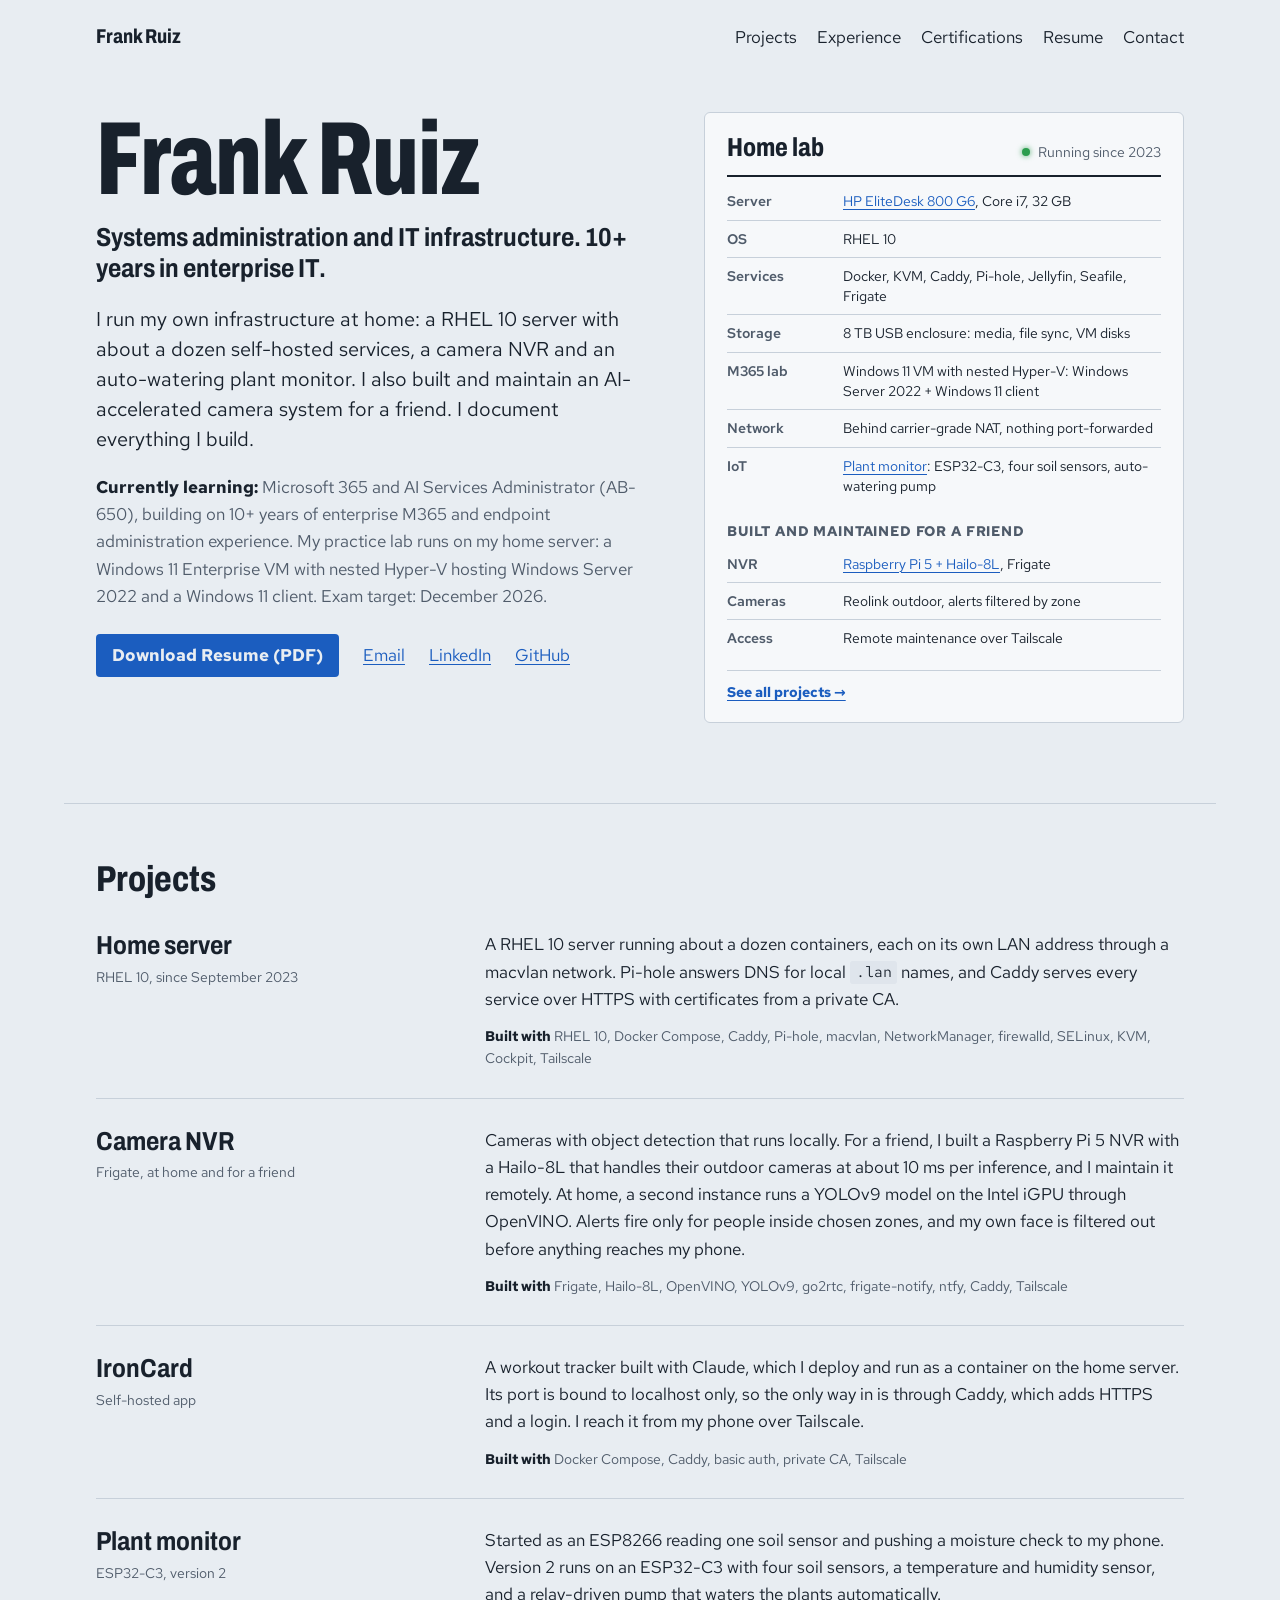
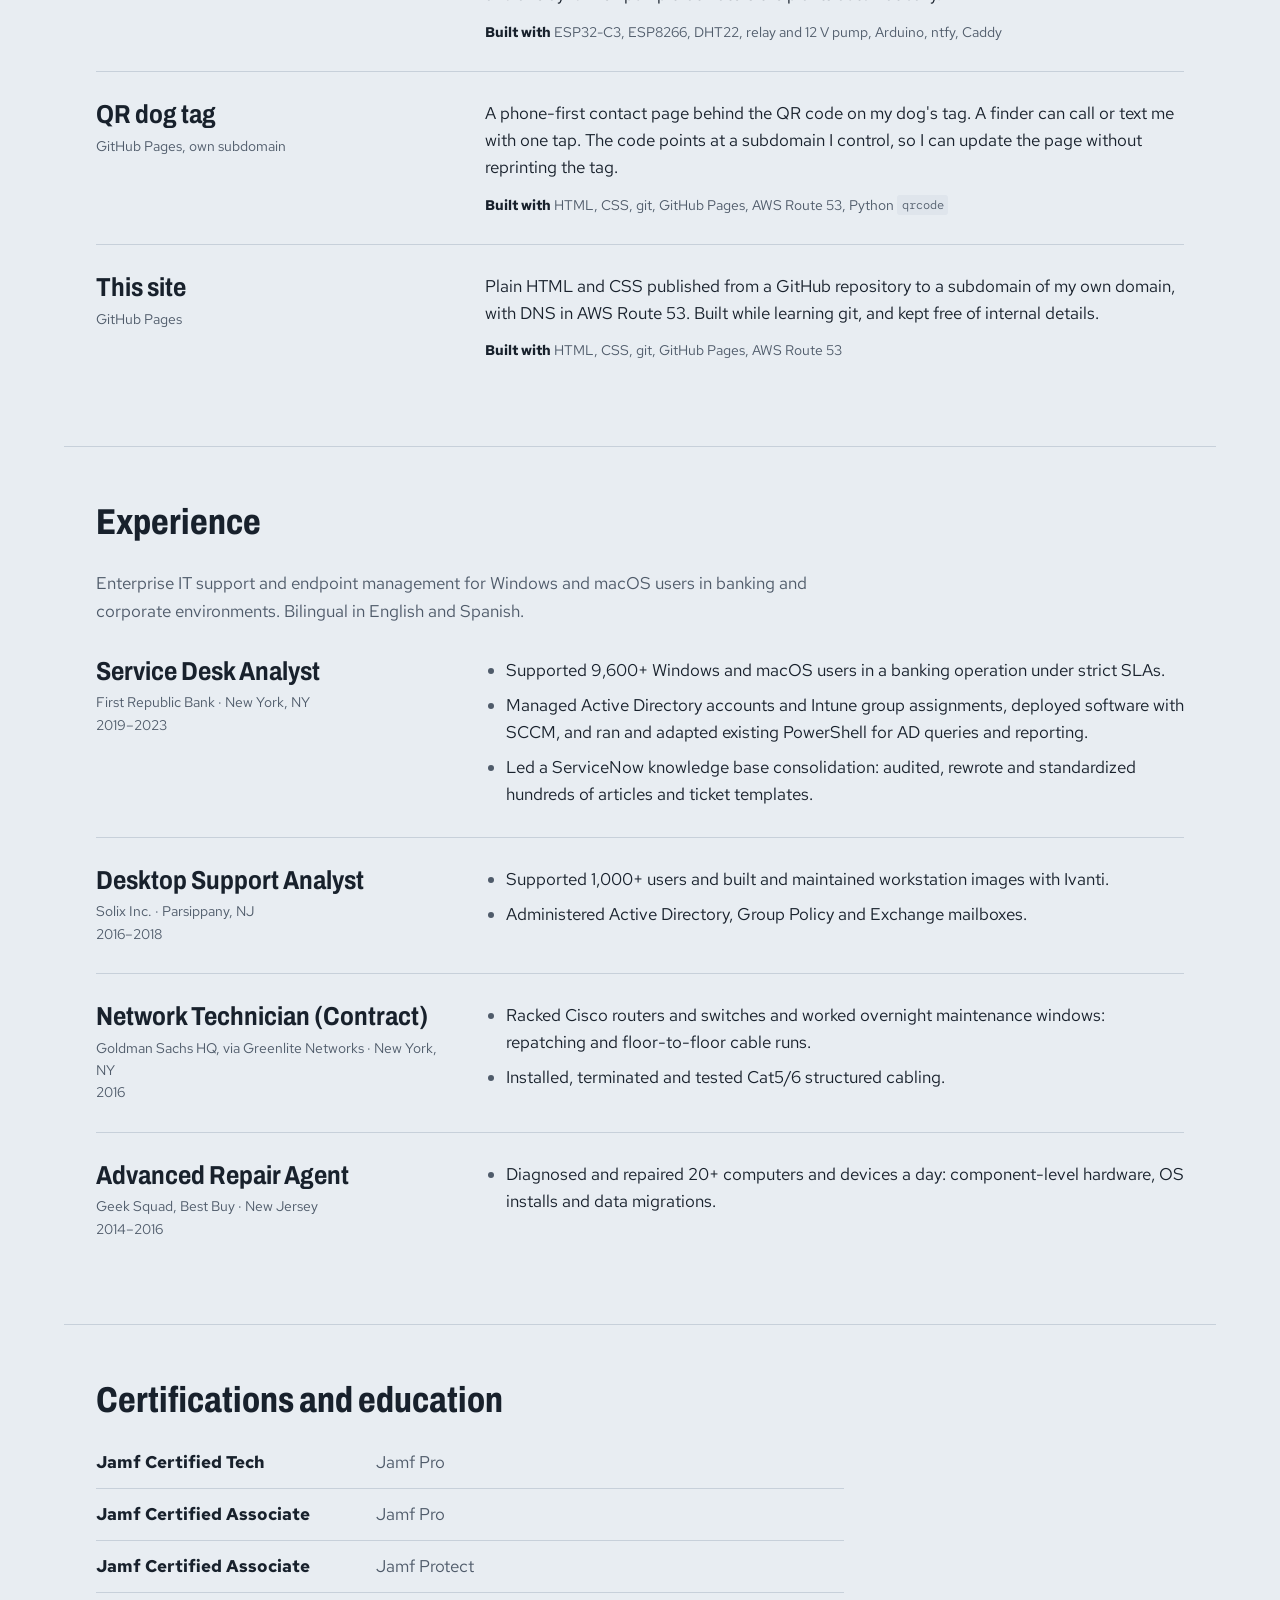
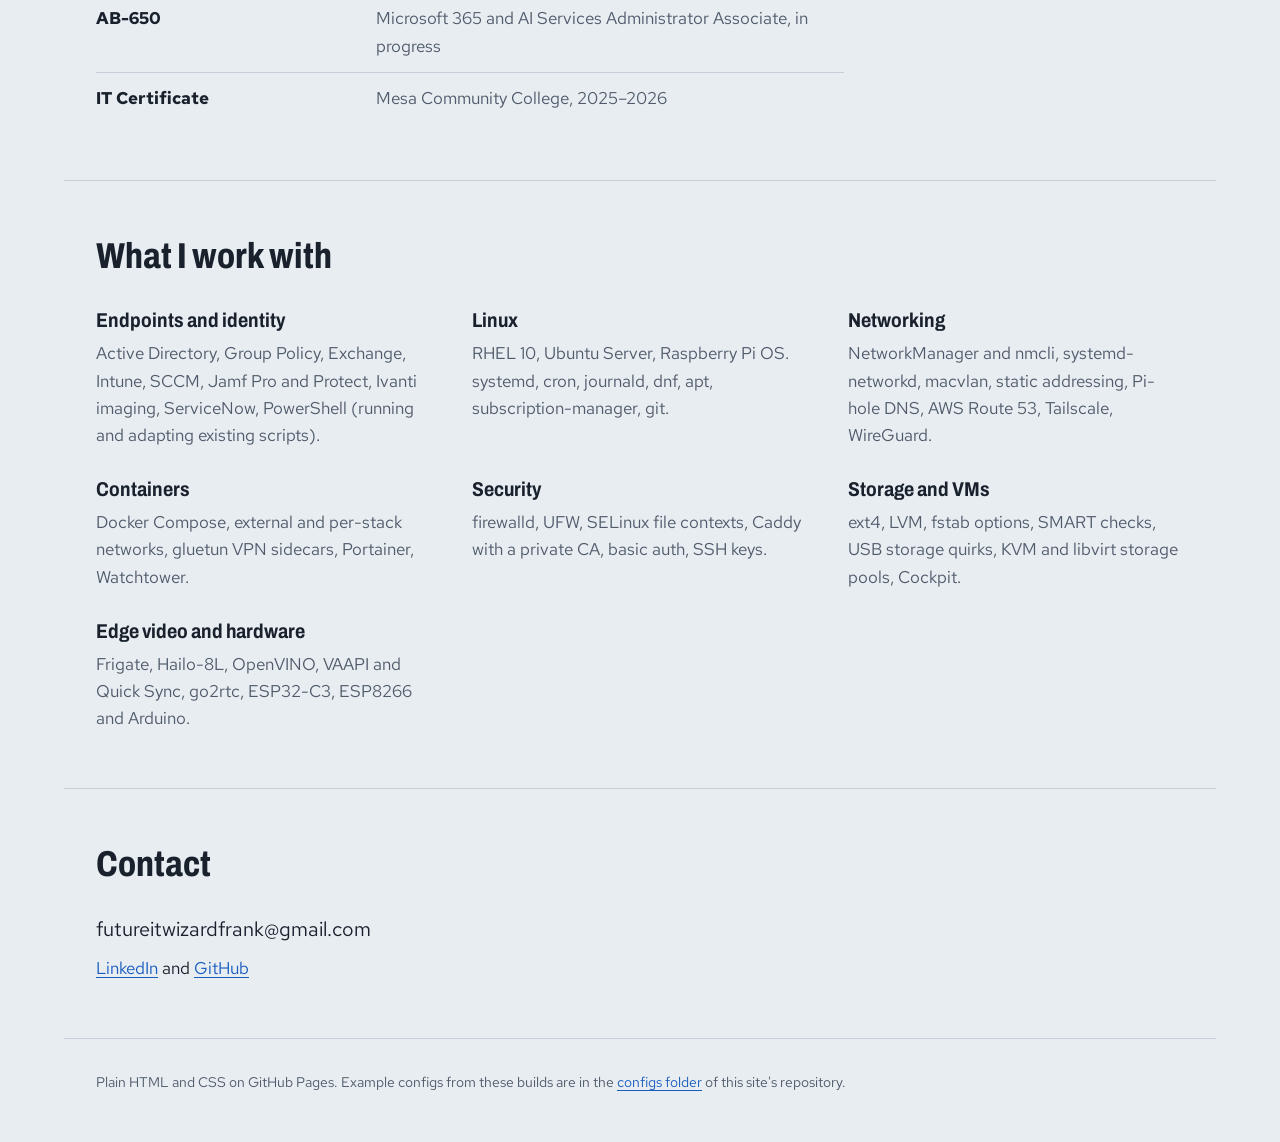
<file: index.html>
<!doctype html>
<html lang="en">
<head>
<meta charset="utf-8">
<meta name="viewport" content="width=device-width, initial-scale=1, viewport-fit=cover">
<title>Frank Ruiz</title>
<meta name="claude:viewport-fit-sides" content="cover">
<meta name="description" content="Frank Ruiz: systems administration and IT infrastructure, 10+ years in enterprise IT. Experience, certifications, resume, and homelab projects.">
<link rel="icon" href="assets/favicon.svg" type="image/svg+xml">
<link rel="preconnect" href="https://fonts.googleapis.com">
<link rel="preconnect" href="https://fonts.gstatic.com" crossorigin>
<link rel="stylesheet" href="https://fonts.googleapis.com/css2?family=Archivo:wdth,wght@62..125,400..800&amp;family=Red+Hat+Text:ital,wght@0,400;0,700;1,400&amp;family=Red+Hat+Mono:wght@400;500&amp;display=swap">
<link rel="stylesheet" href="assets/site.css">
</head>
<body>

<header class="site-header">
  <div class="wrap">
    <a class="site-name" href="index.html">Frank Ruiz</a>
    <nav class="site-nav" aria-label="Main">
      <a href="#projects">Projects</a>
      <a href="#experience">Experience</a>
      <a href="#certifications">Certifications</a>
      <a href="assets/Frank_Ruiz_Resume.pdf">Resume</a>
      <a href="#contact">Contact</a>
    </nav>
  </div>
</header>

<main>
  <section class="hero" aria-labelledby="hero-name">
    <div class="wrap">
      <div class="hero-copy">
        <h1 id="hero-name">Frank Ruiz</h1>
        <p class="headline">Systems administration and IT infrastructure. 10+ years in enterprise IT.</p>
        <p class="lead">I run my own infrastructure at home: a RHEL&nbsp;10 server with about a dozen self-hosted services, a camera NVR and an auto-watering plant monitor. I also built and maintain an AI-accelerated camera system for a friend. I document everything I build.</p>
        <p class="sub"><strong>Currently learning:</strong> Microsoft 365 and AI Services Administrator (AB-650), building on 10+ years of enterprise M365 and endpoint administration experience. My practice lab runs on my home server: a Windows 11 Enterprise VM with nested Hyper-V hosting Windows Server 2022 and a Windows 11 client. Exam target: December 2026.</p>
        <ul class="contact-links">
          <li><a class="btn" href="assets/Frank_Ruiz_Resume.pdf" download>Download Resume (PDF)</a></li>
          <li><a href="mailto:futureitwizardfrank@gmail.com">Email</a></li>
          <li><a href="https://www.linkedin.com/in/futureitwizardfrank">LinkedIn</a></li>
          <li><a href="https://github.com/FutureITWizardFrank">GitHub</a></li>
        </ul>
      </div>

      <aside class="spec" aria-labelledby="spec-title">
        <div class="spec-head">
          <h2 id="spec-title">Home lab</h2>
          <span class="spec-status"><span class="spec-dot" aria-hidden="true"></span>Running since 2023</span>
        </div>
        <dl class="spec-list">
          <div><dt>Server</dt><dd><a href="projects/home-server.html">HP EliteDesk 800 G6</a>, Core i7, 32&nbsp;GB</dd></div>
          <div><dt>OS</dt><dd>RHEL&nbsp;10</dd></div>
          <div><dt>Services</dt><dd>Docker, KVM, Caddy, Pi-hole, Jellyfin, Seafile, Frigate</dd></div>
          <div><dt>Storage</dt><dd>8&nbsp;TB USB enclosure: media, file sync, VM disks</dd></div>
          <div><dt>M365 lab</dt><dd>Windows 11 VM with nested Hyper-V: Windows Server 2022 + Windows 11 client</dd></div>
          <div><dt>Network</dt><dd>Behind carrier-grade NAT, nothing port-forwarded</dd></div>
          <div><dt>IoT</dt><dd><a href="projects/plant-monitor.html">Plant monitor</a>: ESP32-C3, four soil sensors, auto-watering pump</dd></div>
        </dl>

        <h3 class="spec-sub">Built and maintained for a friend</h3>
        <dl class="spec-list">
          <div><dt>NVR</dt><dd><a href="projects/frigate-nvr.html">Raspberry Pi&nbsp;5 + Hailo-8L</a>, Frigate</dd></div>
          <div><dt>Cameras</dt><dd>Reolink outdoor, alerts filtered by zone</dd></div>
          <div><dt>Access</dt><dd>Remote maintenance over Tailscale</dd></div>
        </dl>

        <a class="spec-foot" href="#projects">See all projects &rarr;</a>
      </aside>
    </div>
  </section>

  <section class="section" id="projects" aria-labelledby="projects-title">
    <div class="wrap">
      <h2 id="projects-title">Projects</h2>
      <ul class="projects">
        <li class="project">
          <div>
            <h3><a href="projects/home-server.html">Home server</a></h3>
            <p class="project-host">RHEL&nbsp;10, since September 2023</p>
          </div>
          <div class="project-body">
            <p>A RHEL&nbsp;10 server running about a dozen containers, each on its own LAN address through a macvlan network. Pi-hole answers DNS for local <code>.lan</code> names, and Caddy serves every service over HTTPS with certificates from a private CA.</p>
            <p class="stack"><strong>Built with</strong> RHEL&nbsp;10, Docker Compose, Caddy, Pi-hole, macvlan, NetworkManager, firewalld, SELinux, KVM, Cockpit, Tailscale</p>
          </div>
        </li>
        <li class="project">
          <div>
            <h3><a href="projects/frigate-nvr.html">Camera NVR</a></h3>
            <p class="project-host">Frigate, at home and for a friend</p>
          </div>
          <div class="project-body">
            <p>Cameras with object detection that runs locally. For a friend, I built a Raspberry Pi&nbsp;5 NVR with a Hailo-8L that handles their outdoor cameras at about 10&nbsp;ms per inference, and I maintain it remotely. At home, a second instance runs a YOLOv9 model on the Intel iGPU through OpenVINO. Alerts fire only for people inside chosen zones, and my own face is filtered out before anything reaches my phone.</p>
            <p class="stack"><strong>Built with</strong> Frigate, Hailo-8L, OpenVINO, YOLOv9, go2rtc, frigate-notify, ntfy, Caddy, Tailscale</p>
          </div>
        </li>
        <li class="project">
          <div>
            <h3><a href="projects/ironcard.html">IronCard</a></h3>
            <p class="project-host">Self-hosted app</p>
          </div>
          <div class="project-body">
            <p>A workout tracker built with Claude, which I deploy and run as a container on the home server. Its port is bound to localhost only, so the only way in is through Caddy, which adds HTTPS and a login. I reach it from my phone over Tailscale.</p>
            <p class="stack"><strong>Built with</strong> Docker Compose, Caddy, basic auth, private CA, Tailscale</p>
          </div>
        </li>
        <li class="project">
          <div>
            <h3><a href="projects/plant-monitor.html">Plant monitor</a></h3>
            <p class="project-host">ESP32-C3, version&nbsp;2</p>
          </div>
          <div class="project-body">
            <p>Started as an ESP8266 reading one soil sensor and pushing a moisture check to my phone. Version&nbsp;2 runs on an ESP32-C3 with four soil sensors, a temperature and humidity sensor, and a relay-driven pump that waters the plants automatically.</p>
            <p class="stack"><strong>Built with</strong> ESP32-C3, ESP8266, DHT22, relay and 12&nbsp;V pump, Arduino, ntfy, Caddy</p>
          </div>
        </li>
        <li class="project">
          <div>
            <h3><a href="projects/dog-tag.html">QR dog tag</a></h3>
            <p class="project-host">GitHub Pages, own subdomain</p>
          </div>
          <div class="project-body">
            <p>A phone-first contact page behind the QR code on my dog's tag. A finder can call or text me with one tap. The code points at a subdomain I control, so I can update the page without reprinting the tag.</p>
            <p class="stack"><strong>Built with</strong> HTML, CSS, git, GitHub Pages, AWS Route&nbsp;53, Python <code>qrcode</code></p>
          </div>
        </li>
        <li class="project">
          <div>
            <h3><a href="projects/portfolio-site.html">This site</a></h3>
            <p class="project-host">GitHub Pages</p>
          </div>
          <div class="project-body">
            <p>Plain HTML and CSS published from a GitHub repository to a subdomain of my own domain, with DNS in AWS Route&nbsp;53. Built while learning git, and kept free of internal details.</p>
            <p class="stack"><strong>Built with</strong> HTML, CSS, git, GitHub Pages, AWS Route&nbsp;53</p>
          </div>
        </li>
      </ul>
    </div>
  </section>

  <section class="section" id="experience" aria-labelledby="experience-title">
    <div class="wrap">
      <h2 id="experience-title">Experience</h2>
      <p class="section-intro">Enterprise IT support and endpoint management for Windows and macOS users in banking and corporate environments. Bilingual in English and Spanish.</p>
      <ul class="projects">
        <li class="project">
          <div>
            <h3>Service Desk Analyst</h3>
            <p class="project-host">First Republic Bank · New York, NY<br>2019–2023</p>
          </div>
          <div class="project-body">
            <ul class="duties">
              <li>Supported 9,600+ Windows and macOS users in a banking operation under strict SLAs.</li>
              <li>Managed Active Directory accounts and Intune group assignments, deployed software with SCCM, and ran and adapted existing PowerShell for AD queries and reporting.</li>
              <li>Led a ServiceNow knowledge base consolidation: audited, rewrote and standardized hundreds of articles and ticket templates.</li>
            </ul>
          </div>
        </li>
        <li class="project">
          <div>
            <h3>Desktop Support Analyst</h3>
            <p class="project-host">Solix Inc. · Parsippany, NJ<br>2016–2018</p>
          </div>
          <div class="project-body">
            <ul class="duties">
              <li>Supported 1,000+ users and built and maintained workstation images with Ivanti.</li>
              <li>Administered Active Directory, Group Policy and Exchange mailboxes.</li>
            </ul>
          </div>
        </li>
        <li class="project">
          <div>
            <h3>Network Technician (Contract)</h3>
            <p class="project-host">Goldman Sachs HQ, via Greenlite Networks · New York, NY<br>2016</p>
          </div>
          <div class="project-body">
            <ul class="duties">
              <li>Racked Cisco routers and switches and worked overnight maintenance windows: repatching and floor-to-floor cable runs.</li>
              <li>Installed, terminated and tested Cat5/6 structured cabling.</li>
            </ul>
          </div>
        </li>
        <li class="project">
          <div>
            <h3>Advanced Repair Agent</h3>
            <p class="project-host">Geek Squad, Best Buy · New Jersey<br>2014–2016</p>
          </div>
          <div class="project-body">
            <ul class="duties">
              <li>Diagnosed and repaired 20+ computers and devices a day: component-level hardware, OS installs and data migrations.</li>
            </ul>
          </div>
        </li>
      </ul>
    </div>
  </section>

  <section class="section" id="certifications" aria-labelledby="certifications-title">
    <div class="wrap">
      <h2 id="certifications-title">Certifications and education</h2>
      <ul class="creds">
        <li><strong>Jamf Certified Tech</strong> <span>Jamf Pro</span></li>
        <li><strong>Jamf Certified Associate</strong> <span>Jamf Pro</span></li>
        <li><strong>Jamf Certified Associate</strong> <span>Jamf Protect</span></li>
        <li><strong>AB-650</strong> <span>Microsoft 365 and AI Services Administrator Associate, in progress</span></li>
        <li><strong>IT Certificate</strong> <span>Mesa Community College, 2025–2026</span></li>
      </ul>
    </div>
  </section>

  <section class="section" id="skills" aria-labelledby="skills-title">
    <div class="wrap">
      <h2 id="skills-title">What I work with</h2>
      <dl class="skills">
        <div>
          <dt>Endpoints and identity</dt>
          <dd>Active Directory, Group Policy, Exchange, Intune, SCCM, Jamf Pro and Protect, Ivanti imaging, ServiceNow, PowerShell (running and adapting existing scripts).</dd>
        </div>
        <div>
          <dt>Linux</dt>
          <dd>RHEL&nbsp;10, Ubuntu Server, Raspberry Pi OS. systemd, cron, journald, dnf, apt, subscription-manager, git.</dd>
        </div>
        <div>
          <dt>Networking</dt>
          <dd>NetworkManager and nmcli, systemd-networkd, macvlan, static addressing, Pi-hole DNS, AWS Route&nbsp;53, Tailscale, WireGuard.</dd>
        </div>
        <div>
          <dt>Containers</dt>
          <dd>Docker Compose, external and per-stack networks, gluetun VPN sidecars, Portainer, Watchtower.</dd>
        </div>
        <div>
          <dt>Security</dt>
          <dd>firewalld, UFW, SELinux file contexts, Caddy with a private CA, basic auth, SSH keys.</dd>
        </div>
        <div>
          <dt>Storage and VMs</dt>
          <dd>ext4, LVM, fstab options, SMART checks, USB storage quirks, KVM and libvirt storage pools, Cockpit.</dd>
        </div>
        <div>
          <dt>Edge video and hardware</dt>
          <dd>Frigate, Hailo-8L, OpenVINO, VAAPI and Quick Sync, go2rtc, ESP32-C3, ESP8266 and Arduino.</dd>
        </div>
      </dl>
    </div>
  </section>

  <section class="section" id="contact" aria-labelledby="contact-title">
    <div class="wrap">
      <h2 id="contact-title">Contact</h2>
      <div class="contact-block">
        <p class="email">futureitwizardfrank@gmail.com</p>
        <p><a href="https://www.linkedin.com/in/futureitwizardfrank">LinkedIn</a> and <a href="https://github.com/FutureITWizardFrank">GitHub</a></p>
      </div>
    </div>
  </section>
</main>

<footer class="site-footer">
  <div class="wrap">
    <p>Plain HTML and CSS on GitHub Pages. Example configs from these builds are in the <a href="https://github.com/FutureITWizardFrank/portfolio/tree/main/configs">configs folder</a> of this site's repository.</p>
  </div>
</footer>

<script data-goatcounter="https://futureitwizardfrank.goatcounter.com/count" async src="//gc.zgo.at/count.js"></script>
</body>
</html>
</file>
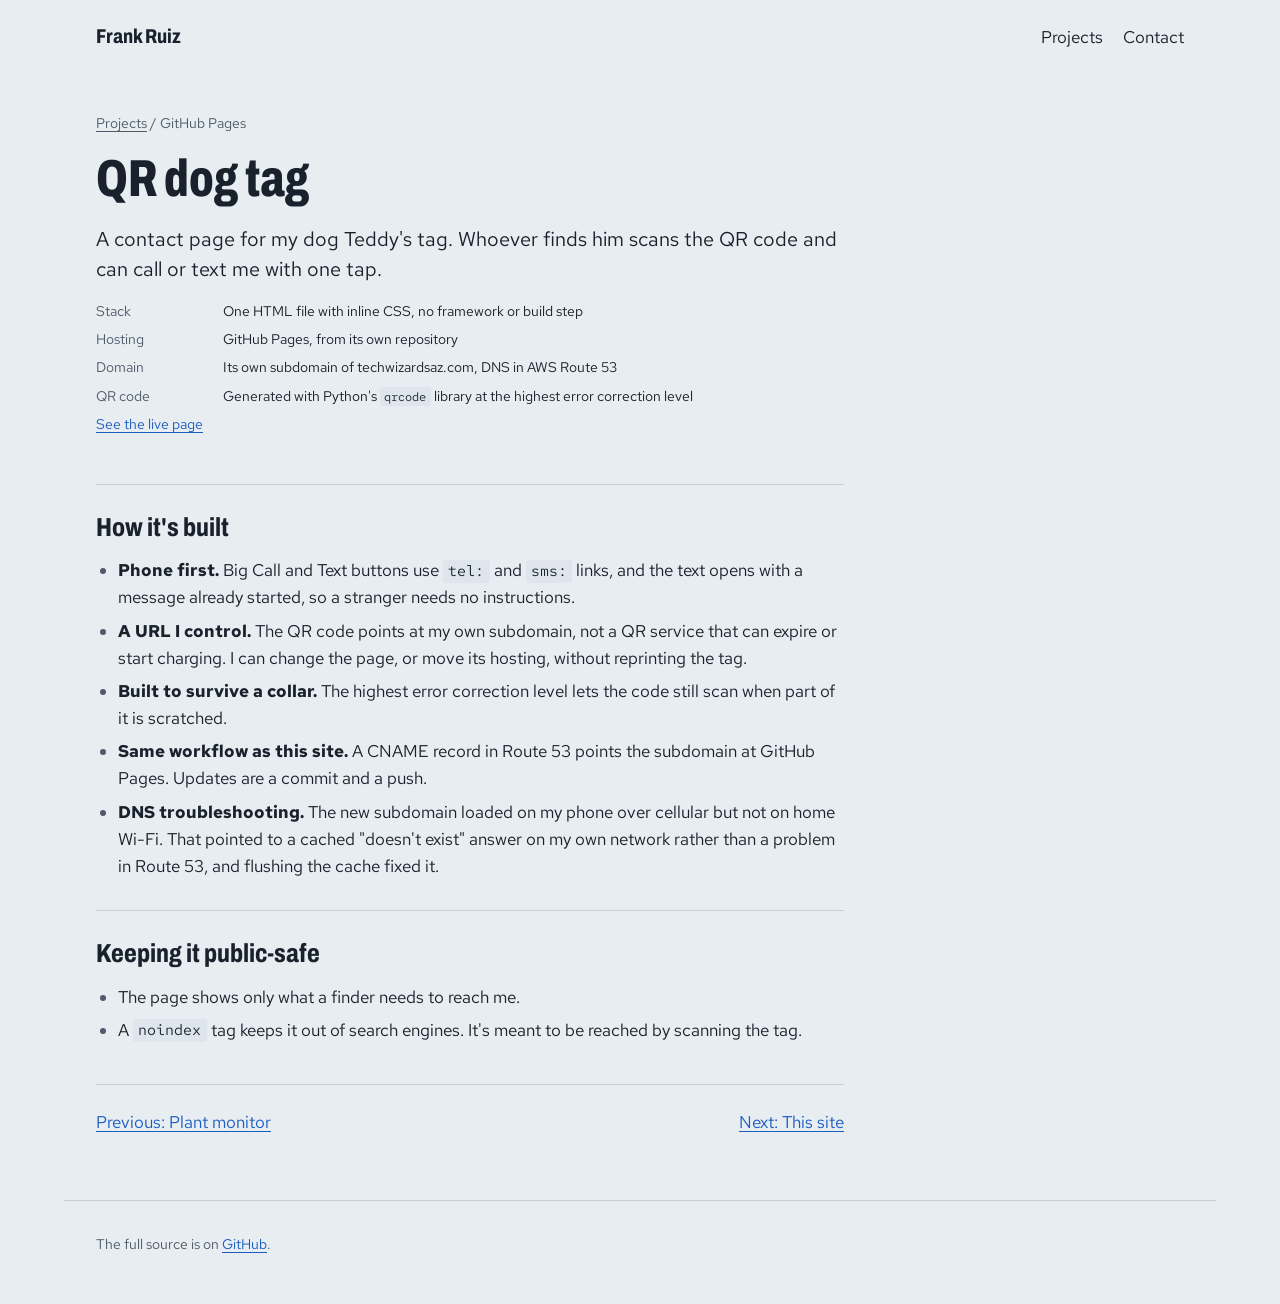
<file: projects/dog-tag.html>
<!doctype html>
<html lang="en">
<head>
<meta charset="utf-8">
<meta name="viewport" content="width=device-width, initial-scale=1, viewport-fit=cover">
<title>QR dog tag · Frank Ruiz</title>
<meta name="claude:viewport-fit-sides" content="cover">
<meta name="description" content="A phone-first contact page behind a QR code on my dog's tag: static HTML on GitHub Pages, its own subdomain in AWS Route 53.">
<link rel="icon" href="../assets/favicon.svg" type="image/svg+xml">
<link rel="preconnect" href="https://fonts.googleapis.com">
<link rel="preconnect" href="https://fonts.gstatic.com" crossorigin>
<link rel="stylesheet" href="https://fonts.googleapis.com/css2?family=Archivo:wdth,wght@62..125,400..800&amp;family=Red+Hat+Text:ital,wght@0,400;0,700;1,400&amp;family=Red+Hat+Mono:wght@400;500&amp;display=swap">
<link rel="stylesheet" href="../assets/site.css">
</head>
<body>

<header class="site-header">
  <div class="wrap">
    <a class="site-name" href="../index.html">Frank Ruiz</a>
    <nav class="site-nav" aria-label="Main">
      <a href="../index.html#projects">Projects</a>
      <a href="../index.html#contact">Contact</a>
    </nav>
  </div>
</header>

<main class="article">
  <div class="wrap">
    <div class="article-head">
      <p class="breadcrumb"><a href="../index.html#projects">Projects</a> / GitHub Pages</p>
      <h1>QR dog tag</h1>
      <p class="lead">A contact page for my dog Teddy's tag. Whoever finds him scans the QR code and can call or text me with one tap.</p>
      <dl class="facts">
        <dt>Stack</dt><dd>One HTML file with inline CSS, no framework or build step</dd>
        <dt>Hosting</dt><dd>GitHub Pages, from its own repository</dd>
        <dt>Domain</dt><dd>Its own subdomain of techwizardsaz.com, DNS in AWS Route&nbsp;53</dd>
        <dt>QR code</dt><dd>Generated with Python's <code>qrcode</code> library at the highest error correction level</dd>
        <a href="https://teddy.techwizardsaz.com" target="_blank" rel="noopener">See the live page</a>
      </dl>
    </div>

    <div class="prose">
      <section aria-labelledby="built">
        <h2 id="built">How it's built</h2>
        <ul>
          <li><strong>Phone first.</strong> Big Call and Text buttons use <code>tel:</code> and <code>sms:</code> links, and the text opens with a message already started, so a stranger needs no instructions.</li>
          <li><strong>A URL I control.</strong> The QR code points at my own subdomain, not a QR service that can expire or start charging. I can change the page, or move its hosting, without reprinting the tag.</li>
          <li><strong>Built to survive a collar.</strong> The highest error correction level lets the code still scan when part of it is scratched.</li>
          <li><strong>Same workflow as this site.</strong> A CNAME record in Route&nbsp;53 points the subdomain at GitHub Pages. Updates are a commit and a push.</li>
          <li><strong>DNS troubleshooting.</strong> The new subdomain loaded on my phone over cellular but not on home Wi-Fi. That pointed to a cached "doesn't exist" answer on my own network rather than a problem in Route&nbsp;53, and flushing the cache fixed it.</li>
        </ul>
      </section>

      <section aria-labelledby="public">
        <h2 id="public">Keeping it public-safe</h2>
        <ul>
          <li>The page shows only what a finder needs to reach me.</li>
          <li>A <code>noindex</code> tag keeps it out of search engines. It's meant to be reached by scanning the tag.</li>
        </ul>
      </section>
    </div>

    <nav class="next-prev" aria-label="More projects">
      <a href="plant-monitor.html">Previous: Plant monitor</a>
      <a href="portfolio-site.html">Next: This site</a>
    </nav>
  </div>
</main>

<footer class="site-footer">
  <div class="wrap">
    <p>The full source is on <a href="https://github.com/FutureITWizardFrank/portfolio">GitHub</a>.</p>
  </div>
</footer>

<script data-goatcounter="https://futureitwizardfrank.goatcounter.com/count" async src="//gc.zgo.at/count.js"></script>
</body>
</html>
</file>
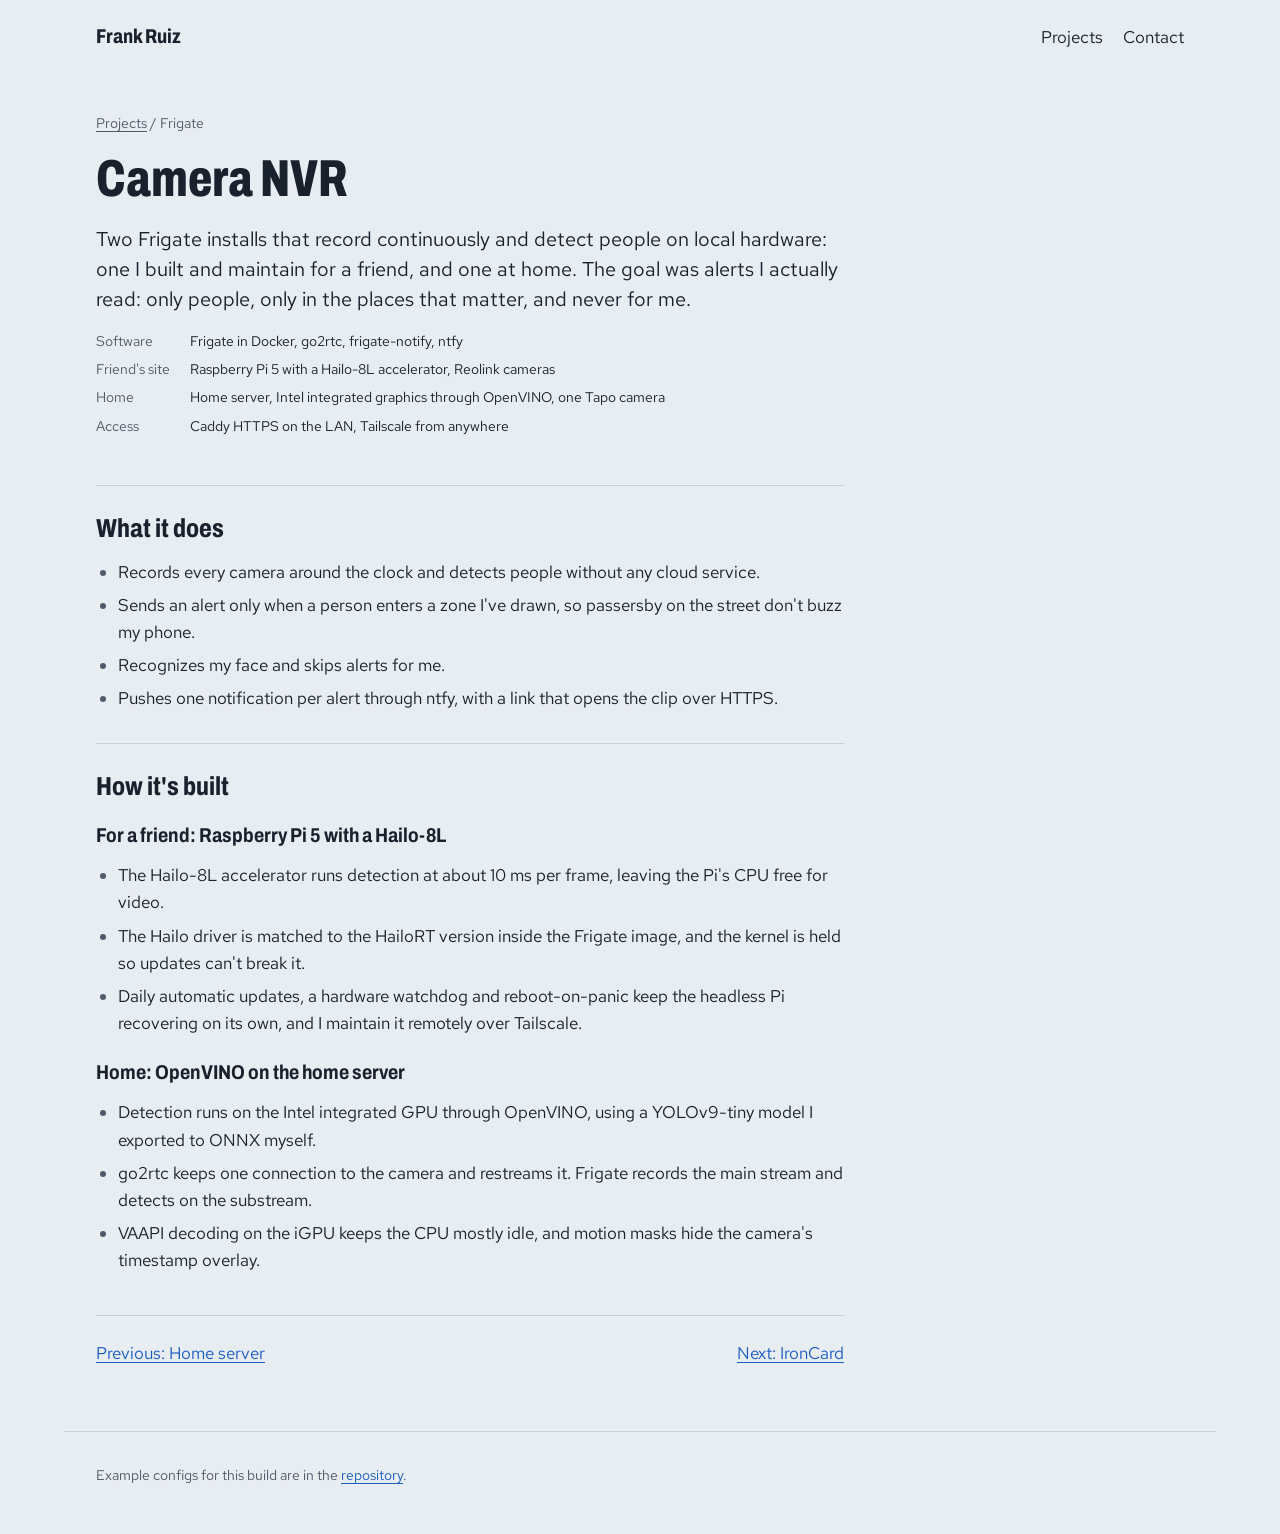
<file: projects/frigate-nvr.html>
<!doctype html>
<html lang="en">
<head>
<meta charset="utf-8">
<meta name="viewport" content="width=device-width, initial-scale=1, viewport-fit=cover">
<title>Camera NVR · Frank Ruiz</title>
<meta name="claude:viewport-fit-sides" content="cover">
<meta name="description" content="Two Frigate NVRs: a Raspberry Pi 5 with a Hailo-8L built for a friend, and an Intel iGPU with OpenVINO at home.">
<link rel="icon" href="../assets/favicon.svg" type="image/svg+xml">
<link rel="preconnect" href="https://fonts.googleapis.com">
<link rel="preconnect" href="https://fonts.gstatic.com" crossorigin>
<link rel="stylesheet" href="https://fonts.googleapis.com/css2?family=Archivo:wdth,wght@62..125,400..800&amp;family=Red+Hat+Text:ital,wght@0,400;0,700;1,400&amp;family=Red+Hat+Mono:wght@400;500&amp;display=swap">
<link rel="stylesheet" href="../assets/site.css">
</head>
<body>

<header class="site-header">
  <div class="wrap">
    <a class="site-name" href="../index.html">Frank Ruiz</a>
    <nav class="site-nav" aria-label="Main">
      <a href="../index.html#projects">Projects</a>
      <a href="../index.html#contact">Contact</a>
    </nav>
  </div>
</header>

<main class="article">
  <div class="wrap">
    <div class="article-head">
      <p class="breadcrumb"><a href="../index.html#projects">Projects</a> / Frigate</p>
      <h1>Camera NVR</h1>
      <p class="lead">Two Frigate installs that record continuously and detect people on local hardware: one I built and maintain for a friend, and one at home. The goal was alerts I actually read: only people, only in the places that matter, and never for me.</p>
      <dl class="facts">
        <dt>Software</dt><dd>Frigate in Docker, go2rtc, frigate-notify, ntfy</dd>
        <dt>Friend's site</dt><dd>Raspberry Pi&nbsp;5 with a Hailo-8L accelerator, Reolink cameras</dd>
        <dt>Home</dt><dd>Home server, Intel integrated graphics through OpenVINO, one Tapo camera</dd>
        <dt>Access</dt><dd>Caddy HTTPS on the LAN, Tailscale from anywhere</dd>
      </dl>
    </div>

    <div class="prose">
      <section aria-labelledby="does">
        <h2 id="does">What it does</h2>
        <ul>
          <li>Records every camera around the clock and detects people without any cloud service.</li>
          <li>Sends an alert only when a person enters a zone I've drawn, so passersby on the street don't buzz my phone.</li>
          <li>Recognizes my face and skips alerts for me.</li>
          <li>Pushes one notification per alert through ntfy, with a link that opens the clip over HTTPS.</li>
        </ul>
      </section>

      <section aria-labelledby="built">
        <h2 id="built">How it's built</h2>
        <h3>For a friend: Raspberry Pi 5 with a Hailo-8L</h3>
        <ul>
          <li>The Hailo-8L accelerator runs detection at about 10&nbsp;ms per frame, leaving the Pi's CPU free for video.</li>
          <li>The Hailo driver is matched to the HailoRT version inside the Frigate image, and the kernel is held so updates can't break it.</li>
          <li>Daily automatic updates, a hardware watchdog and reboot-on-panic keep the headless Pi recovering on its own, and I maintain it remotely over Tailscale.</li>
        </ul>
        <h3>Home: OpenVINO on the home server</h3>
        <ul>
          <li>Detection runs on the Intel integrated GPU through OpenVINO, using a YOLOv9-tiny model I exported to ONNX myself.</li>
          <li>go2rtc keeps one connection to the camera and restreams it. Frigate records the main stream and detects on the substream.</li>
          <li>VAAPI decoding on the iGPU keeps the CPU mostly idle, and motion masks hide the camera's timestamp overlay.</li>
        </ul>
      </section>
    </div>

    <nav class="next-prev" aria-label="More projects">
      <a href="home-server.html">Previous: Home server</a>
      <a href="ironcard.html">Next: IronCard</a>
    </nav>
  </div>
</main>

<footer class="site-footer">
  <div class="wrap">
    <p>Example configs for this build are in the <a href="https://github.com/FutureITWizardFrank/portfolio/tree/main/configs/frigate">repository</a>.</p>
  </div>
</footer>

<script data-goatcounter="https://futureitwizardfrank.goatcounter.com/count" async src="//gc.zgo.at/count.js"></script>
</body>
</html>
</file>
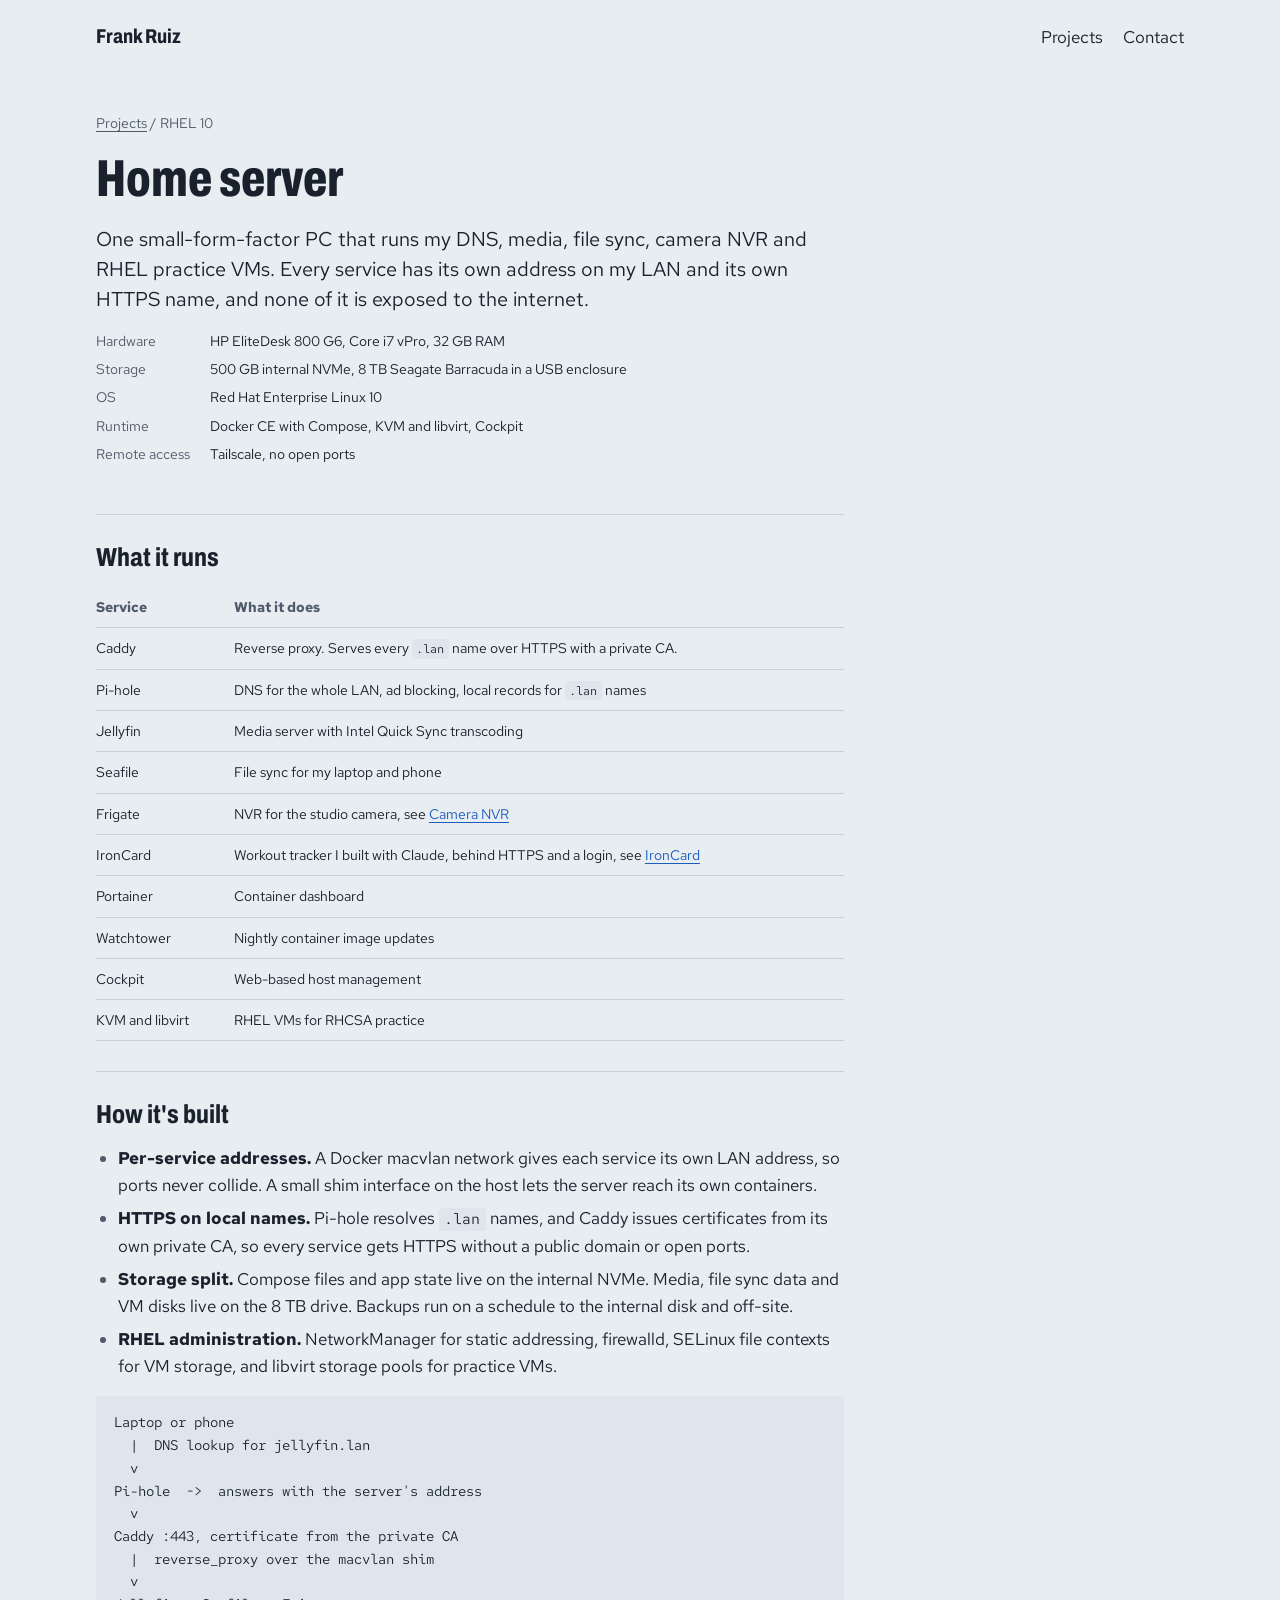
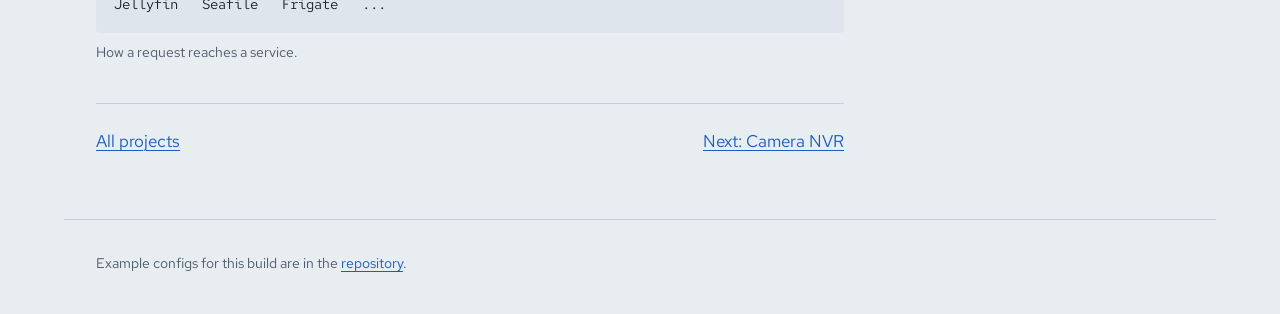
<file: projects/home-server.html>
<!doctype html>
<html lang="en">
<head>
<meta charset="utf-8">
<meta name="viewport" content="width=device-width, initial-scale=1, viewport-fit=cover">
<title>Home server · Frank Ruiz</title>
<meta name="claude:viewport-fit-sides" content="cover">
<meta name="description" content="A RHEL 10 home server with Docker, macvlan, Pi-hole, and Caddy HTTPS on local names.">
<link rel="icon" href="../assets/favicon.svg" type="image/svg+xml">
<link rel="preconnect" href="https://fonts.googleapis.com">
<link rel="preconnect" href="https://fonts.gstatic.com" crossorigin>
<link rel="stylesheet" href="https://fonts.googleapis.com/css2?family=Archivo:wdth,wght@62..125,400..800&amp;family=Red+Hat+Text:ital,wght@0,400;0,700;1,400&amp;family=Red+Hat+Mono:wght@400;500&amp;display=swap">
<link rel="stylesheet" href="../assets/site.css">
</head>
<body>

<header class="site-header">
  <div class="wrap">
    <a class="site-name" href="../index.html">Frank Ruiz</a>
    <nav class="site-nav" aria-label="Main">
      <a href="../index.html#projects">Projects</a>
      <a href="../index.html#contact">Contact</a>
    </nav>
  </div>
</header>

<main class="article">
  <div class="wrap">
    <div class="article-head">
      <p class="breadcrumb"><a href="../index.html#projects">Projects</a> / RHEL&nbsp;10</p>
      <h1>Home server</h1>
      <p class="lead">One small-form-factor PC that runs my DNS, media, file sync, camera NVR and RHEL practice VMs. Every service has its own address on my LAN and its own HTTPS name, and none of it is exposed to the internet.</p>
      <dl class="facts">
        <dt>Hardware</dt><dd>HP EliteDesk 800 G6, Core i7 vPro, 32&nbsp;GB RAM</dd>
        <dt>Storage</dt><dd>500&nbsp;GB internal NVMe, 8&nbsp;TB Seagate Barracuda in a USB enclosure</dd>
        <dt>OS</dt><dd>Red Hat Enterprise Linux 10</dd>
        <dt>Runtime</dt><dd>Docker CE with Compose, KVM and libvirt, Cockpit</dd>
        <dt>Remote access</dt><dd>Tailscale, no open ports</dd>
      </dl>
    </div>

    <div class="prose">
      <section aria-labelledby="services">
        <h2 id="services">What it runs</h2>
        <div class="table-scroll">
          <table>
            <thead><tr><th scope="col">Service</th><th scope="col">What it does</th></tr></thead>
            <tbody>
              <tr><td>Caddy</td><td>Reverse proxy. Serves every <code>.lan</code> name over HTTPS with a private CA.</td></tr>
              <tr><td>Pi-hole</td><td>DNS for the whole LAN, ad blocking, local records for <code>.lan</code> names</td></tr>
              <tr><td>Jellyfin</td><td>Media server with Intel Quick Sync transcoding</td></tr>
              <tr><td>Seafile</td><td>File sync for my laptop and phone</td></tr>
              <tr><td>Frigate</td><td>NVR for the studio camera, see <a href="frigate-nvr.html">Camera NVR</a></td></tr>
              <tr><td>IronCard</td><td>Workout tracker I built with Claude, behind HTTPS and a login, see <a href="ironcard.html">IronCard</a></td></tr>
              <tr><td>Portainer</td><td>Container dashboard</td></tr>
              <tr><td>Watchtower</td><td>Nightly container image updates</td></tr>
              <tr><td>Cockpit</td><td>Web-based host management</td></tr>
              <tr><td>KVM and libvirt</td><td>RHEL VMs for RHCSA practice</td></tr>
            </tbody>
          </table>
        </div>
      </section>

      <section aria-labelledby="built">
        <h2 id="built">How it's built</h2>
        <ul>
          <li><strong>Per-service addresses.</strong> A Docker macvlan network gives each service its own LAN address, so ports never collide. A small shim interface on the host lets the server reach its own containers.</li>
          <li><strong>HTTPS on local names.</strong> Pi-hole resolves <code>.lan</code> names, and Caddy issues certificates from its own private CA, so every service gets HTTPS without a public domain or open ports.</li>
          <li><strong>Storage split.</strong> Compose files and app state live on the internal NVMe. Media, file sync data and VM disks live on the 8&nbsp;TB drive. Backups run on a schedule to the internal disk and off-site.</li>
          <li><strong>RHEL administration.</strong> NetworkManager for static addressing, firewalld, SELinux file contexts for VM storage, and libvirt storage pools for practice VMs.</li>
        </ul>
        <figure>
<pre><code>Laptop or phone
  |  DNS lookup for jellyfin.lan
  v
Pi-hole  ->  answers with the server's address
  v
Caddy :443, certificate from the private CA
  |  reverse_proxy over the macvlan shim
  v
Jellyfin   Seafile   Frigate   ...</code></pre>
          <figcaption>How a request reaches a service.</figcaption>
        </figure>
      </section>
    </div>

    <nav class="next-prev" aria-label="More projects">
      <a href="../index.html#projects">All projects</a>
      <a href="frigate-nvr.html">Next: Camera NVR</a>
    </nav>
  </div>
</main>

<footer class="site-footer">
  <div class="wrap">
    <p>Example configs for this build are in the <a href="https://github.com/FutureITWizardFrank/portfolio/tree/main/configs/home-server">repository</a>.</p>
  </div>
</footer>

<script data-goatcounter="https://futureitwizardfrank.goatcounter.com/count" async src="//gc.zgo.at/count.js"></script>
</body>
</html>
</file>
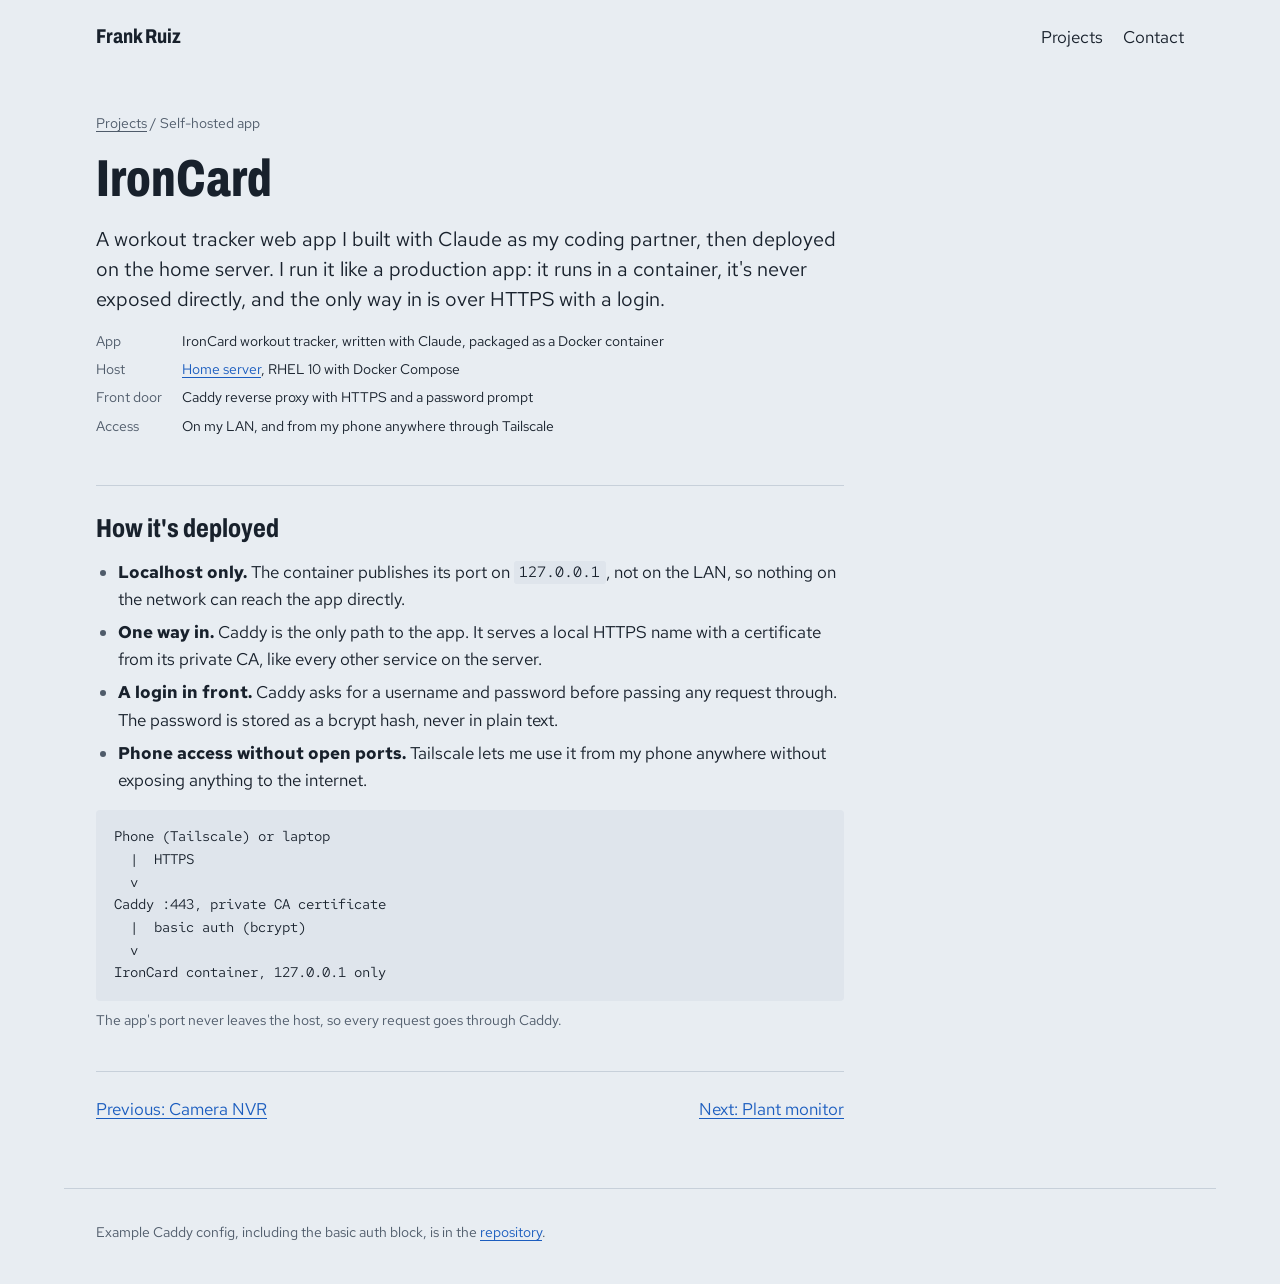
<file: projects/ironcard.html>
<!doctype html>
<html lang="en">
<head>
<meta charset="utf-8">
<meta name="viewport" content="width=device-width, initial-scale=1, viewport-fit=cover">
<title>IronCard · Frank Ruiz</title>
<meta name="claude:viewport-fit-sides" content="cover">
<meta name="description" content="IronCard, a workout tracker built with Claude and self-hosted in Docker behind Caddy with HTTPS and a login.">
<link rel="icon" href="../assets/favicon.svg" type="image/svg+xml">
<link rel="preconnect" href="https://fonts.googleapis.com">
<link rel="preconnect" href="https://fonts.gstatic.com" crossorigin>
<link rel="stylesheet" href="https://fonts.googleapis.com/css2?family=Archivo:wdth,wght@62..125,400..800&amp;family=Red+Hat+Text:ital,wght@0,400;0,700;1,400&amp;family=Red+Hat+Mono:wght@400;500&amp;display=swap">
<link rel="stylesheet" href="../assets/site.css">
</head>
<body>

<header class="site-header">
  <div class="wrap">
    <a class="site-name" href="../index.html">Frank Ruiz</a>
    <nav class="site-nav" aria-label="Main">
      <a href="../index.html#projects">Projects</a>
      <a href="../index.html#contact">Contact</a>
    </nav>
  </div>
</header>

<main class="article">
  <div class="wrap">
    <div class="article-head">
      <p class="breadcrumb"><a href="../index.html#projects">Projects</a> / Self-hosted app</p>
      <h1>IronCard</h1>
      <p class="lead">A workout tracker web app I built with Claude as my coding partner, then deployed on the home server. I run it like a production app: it runs in a container, it's never exposed directly, and the only way in is over HTTPS with a login.</p>
      <dl class="facts">
        <dt>App</dt><dd>IronCard workout tracker, written with Claude, packaged as a Docker container</dd>
        <dt>Host</dt><dd><a href="home-server.html">Home server</a>, RHEL&nbsp;10 with Docker Compose</dd>
        <dt>Front door</dt><dd>Caddy reverse proxy with HTTPS and a password prompt</dd>
        <dt>Access</dt><dd>On my LAN, and from my phone anywhere through Tailscale</dd>
      </dl>
    </div>

    <div class="prose">
      <section aria-labelledby="built">
        <h2 id="built">How it's deployed</h2>
        <ul>
          <li><strong>Localhost only.</strong> The container publishes its port on <code>127.0.0.1</code>, not on the LAN, so nothing on the network can reach the app directly.</li>
          <li><strong>One way in.</strong> Caddy is the only path to the app. It serves a local HTTPS name with a certificate from its private CA, like every other service on the server.</li>
          <li><strong>A login in front.</strong> Caddy asks for a username and password before passing any request through. The password is stored as a bcrypt hash, never in plain text.</li>
          <li><strong>Phone access without open ports.</strong> Tailscale lets me use it from my phone anywhere without exposing anything to the internet.</li>
        </ul>
        <figure>
<pre><code>Phone (Tailscale) or laptop
  |  HTTPS
  v
Caddy :443, private CA certificate
  |  basic auth (bcrypt)
  v
IronCard container, 127.0.0.1 only</code></pre>
          <figcaption>The app's port never leaves the host, so every request goes through Caddy.</figcaption>
        </figure>
      </section>
    </div>

    <nav class="next-prev" aria-label="More projects">
      <a href="frigate-nvr.html">Previous: Camera NVR</a>
      <a href="plant-monitor.html">Next: Plant monitor</a>
    </nav>
  </div>
</main>

<footer class="site-footer">
  <div class="wrap">
    <p>Example Caddy config, including the basic auth block, is in the <a href="https://github.com/FutureITWizardFrank/portfolio/tree/main/configs/home-server">repository</a>.</p>
  </div>
</footer>

<script data-goatcounter="https://futureitwizardfrank.goatcounter.com/count" async src="//gc.zgo.at/count.js"></script>
</body>
</html>
</file>
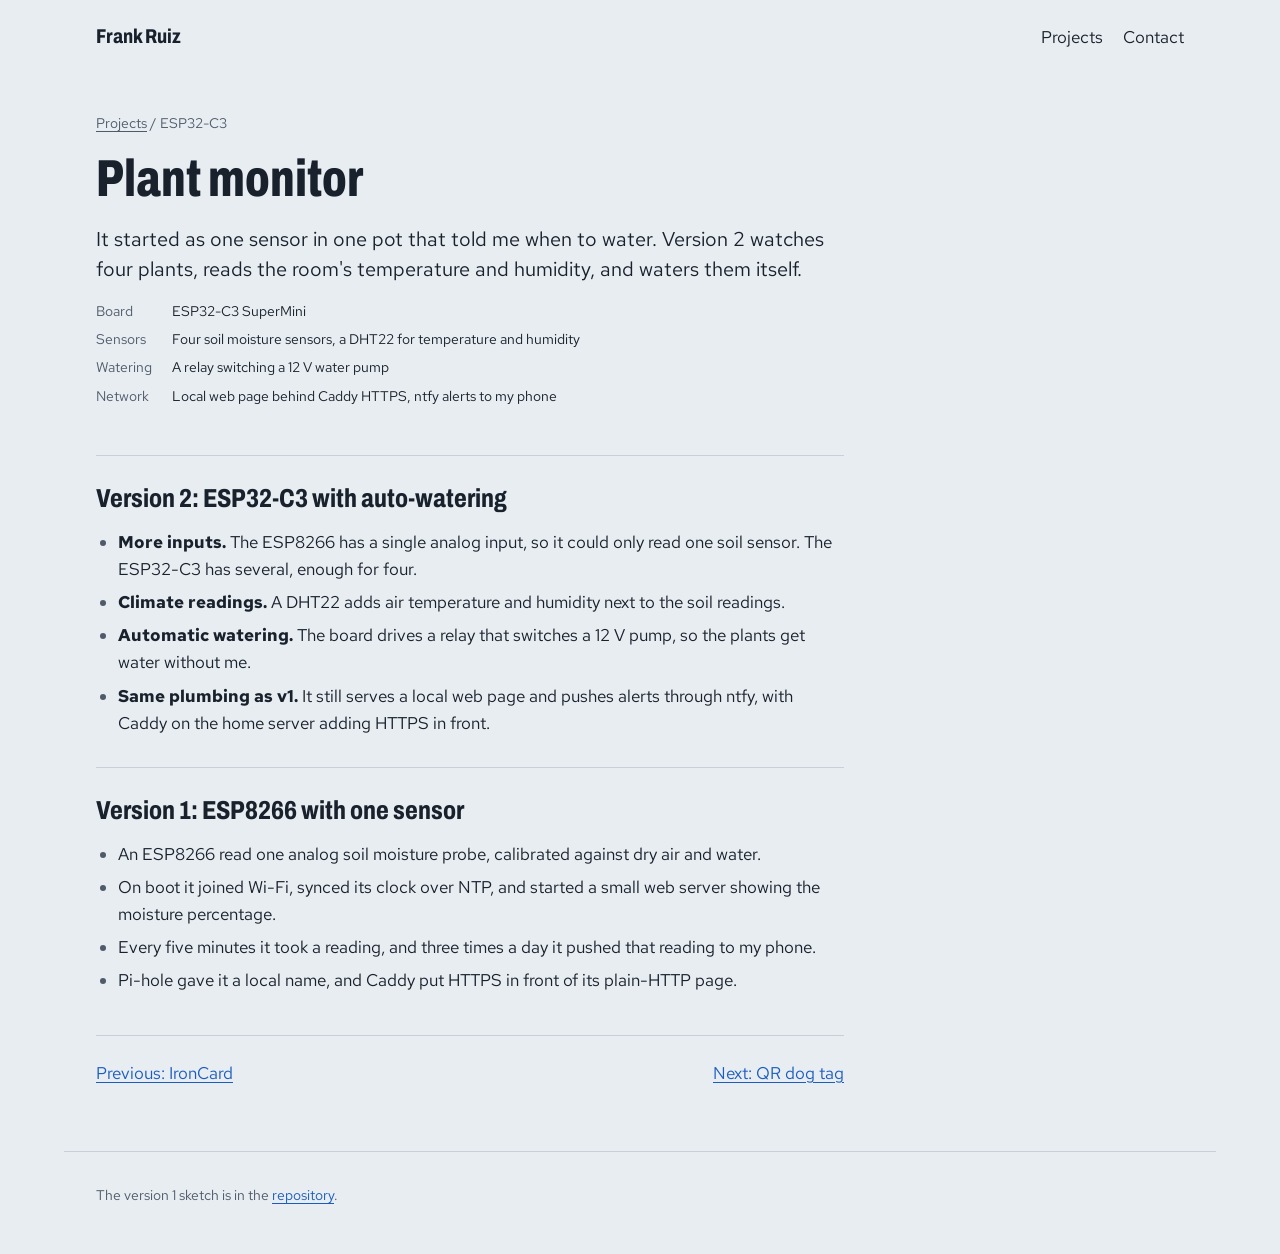
<file: projects/plant-monitor.html>
<!doctype html>
<html lang="en">
<head>
<meta charset="utf-8">
<meta name="viewport" content="width=device-width, initial-scale=1, viewport-fit=cover">
<title>Plant monitor · Frank Ruiz</title>
<meta name="claude:viewport-fit-sides" content="cover">
<meta name="description" content="A plant monitor that grew from one ESP8266 sensor into an ESP32-C3 with four sensors and automatic watering.">
<link rel="icon" href="../assets/favicon.svg" type="image/svg+xml">
<link rel="preconnect" href="https://fonts.googleapis.com">
<link rel="preconnect" href="https://fonts.gstatic.com" crossorigin>
<link rel="stylesheet" href="https://fonts.googleapis.com/css2?family=Archivo:wdth,wght@62..125,400..800&amp;family=Red+Hat+Text:ital,wght@0,400;0,700;1,400&amp;family=Red+Hat+Mono:wght@400;500&amp;display=swap">
<link rel="stylesheet" href="../assets/site.css">
</head>
<body>

<header class="site-header">
  <div class="wrap">
    <a class="site-name" href="../index.html">Frank Ruiz</a>
    <nav class="site-nav" aria-label="Main">
      <a href="../index.html#projects">Projects</a>
      <a href="../index.html#contact">Contact</a>
    </nav>
  </div>
</header>

<main class="article">
  <div class="wrap">
    <div class="article-head">
      <p class="breadcrumb"><a href="../index.html#projects">Projects</a> / ESP32-C3</p>
      <h1>Plant monitor</h1>
      <p class="lead">It started as one sensor in one pot that told me when to water. Version&nbsp;2 watches four plants, reads the room's temperature and humidity, and waters them itself.</p>
      <dl class="facts">
        <dt>Board</dt><dd>ESP32-C3 SuperMini</dd>
        <dt>Sensors</dt><dd>Four soil moisture sensors, a DHT22 for temperature and humidity</dd>
        <dt>Watering</dt><dd>A relay switching a 12&nbsp;V water pump</dd>
        <dt>Network</dt><dd>Local web page behind Caddy HTTPS, ntfy alerts to my phone</dd>
      </dl>
    </div>

    <div class="prose">
      <section id="v2" aria-labelledby="v2-title">
        <h2 id="v2-title">Version 2: ESP32-C3 with auto-watering</h2>
        <ul>
          <li><strong>More inputs.</strong> The ESP8266 has a single analog input, so it could only read one soil sensor. The ESP32-C3 has several, enough for four.</li>
          <li><strong>Climate readings.</strong> A DHT22 adds air temperature and humidity next to the soil readings.</li>
          <li><strong>Automatic watering.</strong> The board drives a relay that switches a 12&nbsp;V pump, so the plants get water without me.</li>
          <li><strong>Same plumbing as v1.</strong> It still serves a local web page and pushes alerts through ntfy, with Caddy on the home server adding HTTPS in front.</li>
        </ul>
      </section>

      <section id="v1" aria-labelledby="v1-title">
        <h2 id="v1-title">Version 1: ESP8266 with one sensor</h2>
        <ul>
          <li>An ESP8266 read one analog soil moisture probe, calibrated against dry air and water.</li>
          <li>On boot it joined Wi-Fi, synced its clock over NTP, and started a small web server showing the moisture percentage.</li>
          <li>Every five minutes it took a reading, and three times a day it pushed that reading to my phone.</li>
          <li>Pi-hole gave it a local name, and Caddy put HTTPS in front of its plain-HTTP page.</li>
        </ul>
      </section>
    </div>

    <nav class="next-prev" aria-label="More projects">
      <a href="ironcard.html">Previous: IronCard</a>
      <a href="dog-tag.html">Next: QR dog tag</a>
    </nav>
  </div>
</main>

<footer class="site-footer">
  <div class="wrap">
    <p>The version&nbsp;1 sketch is in the <a href="https://github.com/FutureITWizardFrank/portfolio/tree/main/configs/esp8266">repository</a>.</p>
  </div>
</footer>

<script data-goatcounter="https://futureitwizardfrank.goatcounter.com/count" async src="//gc.zgo.at/count.js"></script>
</body>
</html>
</file>
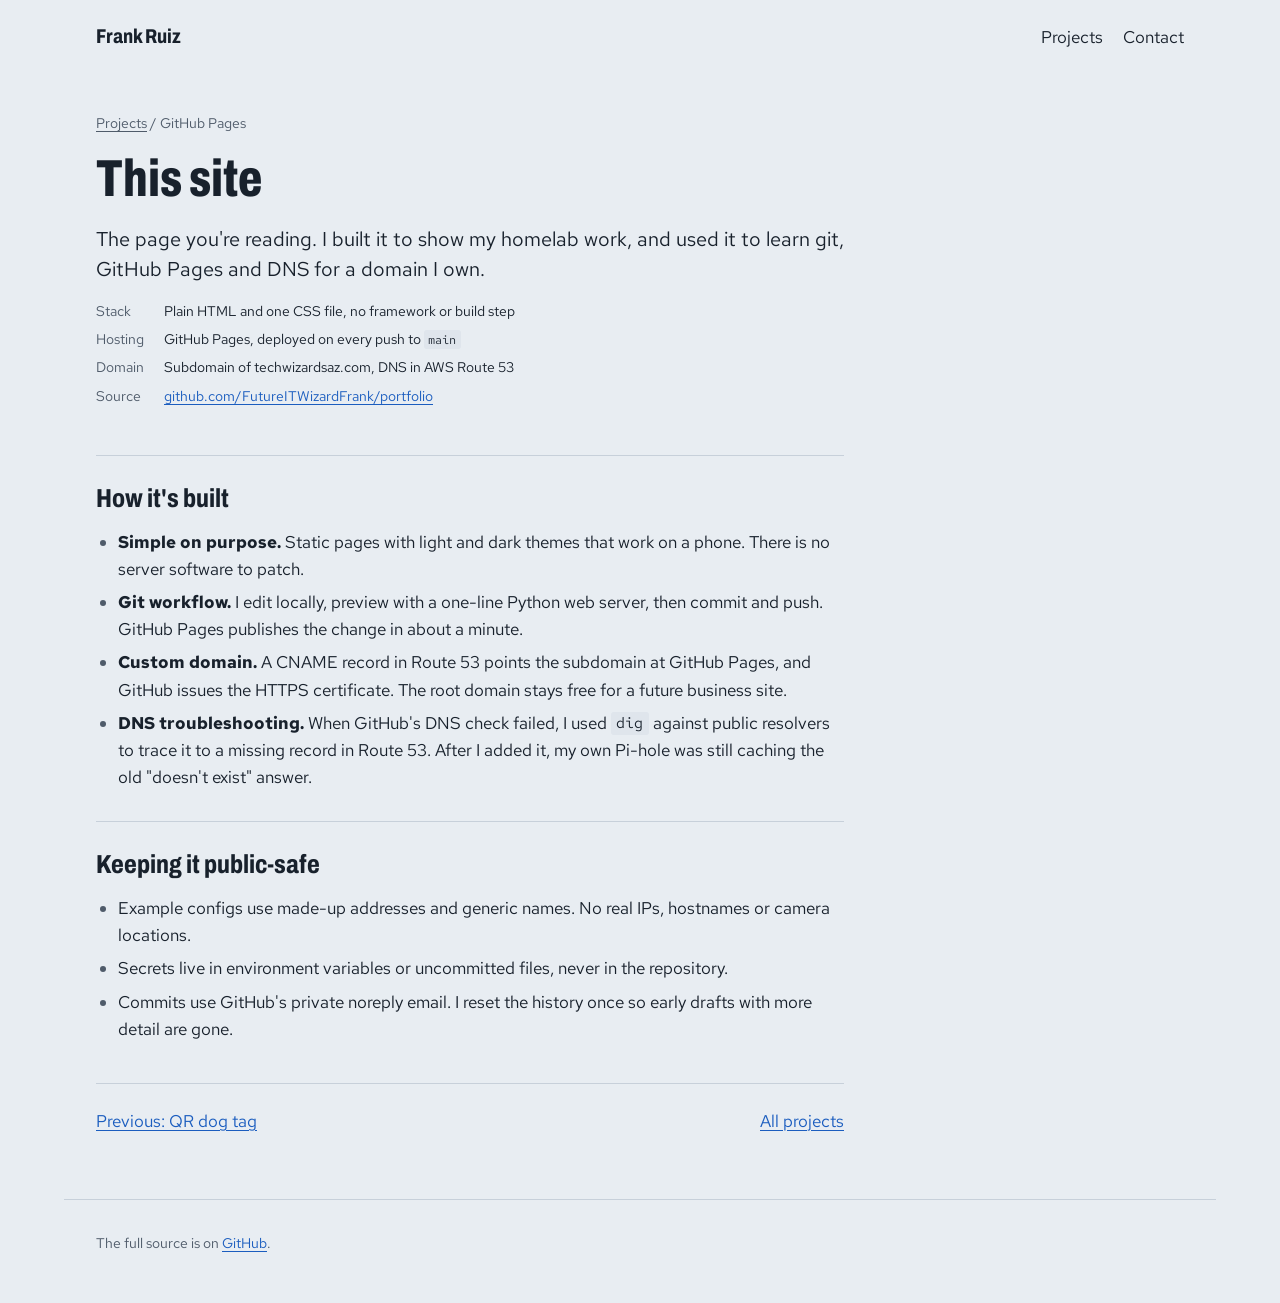
<file: projects/portfolio-site.html>
<!doctype html>
<html lang="en">
<head>
<meta charset="utf-8">
<meta name="viewport" content="width=device-width, initial-scale=1, viewport-fit=cover">
<title>This site · Frank Ruiz</title>
<meta name="claude:viewport-fit-sides" content="cover">
<meta name="description" content="How this portfolio is built and hosted: static HTML on GitHub Pages, a custom subdomain in AWS Route 53, and git.">
<link rel="icon" href="../assets/favicon.svg" type="image/svg+xml">
<link rel="preconnect" href="https://fonts.googleapis.com">
<link rel="preconnect" href="https://fonts.gstatic.com" crossorigin>
<link rel="stylesheet" href="https://fonts.googleapis.com/css2?family=Archivo:wdth,wght@62..125,400..800&amp;family=Red+Hat+Text:ital,wght@0,400;0,700;1,400&amp;family=Red+Hat+Mono:wght@400;500&amp;display=swap">
<link rel="stylesheet" href="../assets/site.css">
</head>
<body>

<header class="site-header">
  <div class="wrap">
    <a class="site-name" href="../index.html">Frank Ruiz</a>
    <nav class="site-nav" aria-label="Main">
      <a href="../index.html#projects">Projects</a>
      <a href="../index.html#contact">Contact</a>
    </nav>
  </div>
</header>

<main class="article">
  <div class="wrap">
    <div class="article-head">
      <p class="breadcrumb"><a href="../index.html#projects">Projects</a> / GitHub Pages</p>
      <h1>This site</h1>
      <p class="lead">The page you're reading. I built it to show my homelab work, and used it to learn git, GitHub Pages and DNS for a domain I own.</p>
      <dl class="facts">
        <dt>Stack</dt><dd>Plain HTML and one CSS file, no framework or build step</dd>
        <dt>Hosting</dt><dd>GitHub Pages, deployed on every push to <code>main</code></dd>
        <dt>Domain</dt><dd>Subdomain of techwizardsaz.com, DNS in AWS Route&nbsp;53</dd>
        <dt>Source</dt><dd><a href="https://github.com/FutureITWizardFrank/portfolio">github.com/FutureITWizardFrank/portfolio</a></dd>
      </dl>
    </div>

    <div class="prose">
      <section aria-labelledby="built">
        <h2 id="built">How it's built</h2>
        <ul>
          <li><strong>Simple on purpose.</strong> Static pages with light and dark themes that work on a phone. There is no server software to patch.</li>
          <li><strong>Git workflow.</strong> I edit locally, preview with a one-line Python web server, then commit and push. GitHub Pages publishes the change in about a minute.</li>
          <li><strong>Custom domain.</strong> A CNAME record in Route&nbsp;53 points the subdomain at GitHub Pages, and GitHub issues the HTTPS certificate. The root domain stays free for a future business site.</li>
          <li><strong>DNS troubleshooting.</strong> When GitHub's DNS check failed, I used <code>dig</code> against public resolvers to trace it to a missing record in Route&nbsp;53. After I added it, my own Pi-hole was still caching the old "doesn't exist" answer.</li>
        </ul>
      </section>

      <section aria-labelledby="public">
        <h2 id="public">Keeping it public-safe</h2>
        <ul>
          <li>Example configs use made-up addresses and generic names. No real IPs, hostnames or camera locations.</li>
          <li>Secrets live in environment variables or uncommitted files, never in the repository.</li>
          <li>Commits use GitHub's private noreply email. I reset the history once so early drafts with more detail are gone.</li>
        </ul>
      </section>
    </div>

    <nav class="next-prev" aria-label="More projects">
      <a href="dog-tag.html">Previous: QR dog tag</a>
      <a href="../index.html#projects">All projects</a>
    </nav>
  </div>
</main>

<footer class="site-footer">
  <div class="wrap">
    <p>The full source is on <a href="https://github.com/FutureITWizardFrank/portfolio">GitHub</a>.</p>
  </div>
</footer>

<script data-goatcounter="https://futureitwizardfrank.goatcounter.com/count" async src="//gc.zgo.at/count.js"></script>
</body>
</html>
</file>
<file: assets/site.css>
/* Layout concept: a home-lab spec card is the one bold element (hero, right);
   everything else is a quiet, left-aligned reading column with plain rules between items. */
:root {
  /* Color: cool server-room wall, slate ink, Cat6-blue links, status LEDs */
  --wall: #e8edf2;
  --panel: #f6f8fa;
  --ink: #18212c;
  --muted: #4f5b6a;
  --rule: #c7d0da;
  --cable: #1b5dbf;
  --led: #2c9d4e;
  --led-warn: #d4861a;
  --code-bg: #dfe5ec;

  /* Type: condensed industrial display, hyperlegible body, mono only inside code */
  --font-display: "Archivo", "Arial Narrow", "Roboto Condensed", sans-serif;
  --font-body: "Red Hat Text", "Segoe UI", system-ui, sans-serif;
  --font-code: "Red Hat Mono", ui-monospace, "SFMono-Regular", Menlo, Consolas, monospace;

  --step--1: 0.875rem;
  --step-0: 1.0625rem;
  --step-1: 1.25rem;
  --step-2: 1.625rem;
  --step-3: 2.25rem;
  --step-4: clamp(2.5rem, 6vw, 3.25rem);
  --step-hero: clamp(3.25rem, 11vw, 6.5rem);

  --measure: 68ch;
  --page: 72rem;
}

@media (prefers-color-scheme: dark) {
  :root:not([data-theme="light"]) {
    --wall: #151b23;
    --panel: #1c242e;
    --ink: #e2e8ee;
    --muted: #9ba8b7;
    --rule: #2d3845;
    --cable: #74a6f3;
    --led: #45c26c;
    --led-warn: #eaa23c;
    --code-bg: #1f2833;
    color-scheme: dark;
  }
}
:root[data-theme="dark"] {
  --wall: #151b23;
  --panel: #1c242e;
  --ink: #e2e8ee;
  --muted: #9ba8b7;
  --rule: #2d3845;
  --cable: #74a6f3;
  --led: #45c26c;
  --led-warn: #eaa23c;
  --code-bg: #1f2833;
  color-scheme: dark;
}

*, *::before, *::after { box-sizing: border-box; }

html { -webkit-text-size-adjust: 100%; }

body {
  margin: 0;
  background: var(--wall);
  color: var(--ink);
  font-family: var(--font-body);
  font-size: var(--step-0);
  line-height: 1.6;
}

.wrap {
  max-width: var(--page);
  margin: 0 auto;
  padding-left: max(16px, env(safe-area-inset-left, 0px));
  padding-right: max(16px, env(safe-area-inset-right, 0px));
}
@media (min-width: 700px) {
  .wrap {
    padding-left: max(32px, env(safe-area-inset-left, 0px));
    padding-right: max(32px, env(safe-area-inset-right, 0px));
  }
}

a { color: var(--cable); text-underline-offset: 0.18em; text-decoration-thickness: 1px; }
a:hover { text-decoration-thickness: 2px; }
:focus-visible { outline: 3px solid var(--cable); outline-offset: 3px; border-radius: 2px; }

h1, h2, h3 {
  font-family: var(--font-display);
  font-stretch: 78%;
  line-height: 1.1;
  text-wrap: balance;
  margin: 0;
}
h2 { font-size: var(--step-3); font-weight: 750; }
h3 { font-size: var(--step-1); font-weight: 700; font-stretch: 85%; }

p { margin: 0; }

/* ---------- Site header ---------- */
.site-header .wrap {
  display: flex;
  flex-wrap: wrap;
  align-items: baseline;
  justify-content: space-between;
  gap: 8px 24px;
  padding-block: 20px;
}
.site-name {
  font-family: var(--font-display);
  font-stretch: 80%;
  font-weight: 750;
  font-size: var(--step-1);
  color: var(--ink);
  text-decoration: none;
}
.site-nav { display: flex; flex-wrap: wrap; gap: 4px 20px; }
.site-nav a { color: var(--ink); text-decoration: none; }
.site-nav a:hover, .site-nav a[aria-current="page"] { text-decoration: underline; color: var(--cable); }

/* ---------- Hero ---------- */
.hero .wrap {
  display: grid;
  gap: 40px;
  padding-block: 24px 56px;
}
@media (min-width: 960px) {
  .hero .wrap {
    grid-template-columns: minmax(0, 1.05fr) minmax(0, 0.95fr);
    align-items: start;
    gap: 56px;
    padding-block: 40px 80px;
  }
}
.hero-copy { display: grid; gap: 20px; min-width: 0; align-content: start; }
.hero h1 {
  font-size: var(--step-hero);
  font-weight: 800;
  font-stretch: 68%;
  line-height: 0.92;
  letter-spacing: -0.01em;
}
.hero .lead { font-size: var(--step-1); line-height: 1.5; max-width: 34em; }
.hero .sub { color: var(--muted); max-width: 36em; }
.hero .headline {
  font-family: var(--font-display);
  font-stretch: 85%;
  font-weight: 700;
  font-size: var(--step-2);
  line-height: 1.2;
  max-width: 26em;
  margin-top: -6px;
}
.hero .sub strong { color: var(--ink); }
.contact-links { display: flex; flex-wrap: wrap; align-items: center; gap: 8px 24px; padding: 0; margin: 4px 0 0; list-style: none; }
.btn {
  display: inline-block;
  background: var(--cable);
  color: var(--wall);
  font-weight: 700;
  text-decoration: none;
  padding: 8px 16px;
  border-radius: 4px;
}
.btn:hover { text-decoration: underline; }

/* ---------- Home lab spec card (hero, right) ---------- */
.spec {
  align-self: start;
  width: 100%;
  max-width: 30rem;
  min-width: 0;
  background: var(--panel);
  border: 1px solid var(--rule);
  border-radius: 6px;
  padding: 20px 22px 18px;
  display: grid;
  gap: 14px;
}
@media (min-width: 960px) { .spec { justify-self: end; } }

.spec-head {
  display: flex;
  flex-wrap: wrap;
  align-items: baseline;
  justify-content: space-between;
  gap: 4px 16px;
  padding-bottom: 12px;
  border-bottom: 2px solid var(--ink);
}
.spec-head h2 { font-size: var(--step-2); font-weight: 750; }
.spec-status { display: inline-flex; align-items: center; gap: 8px; font-size: var(--step--1); color: var(--muted); }
.spec-dot {
  width: 8px;
  height: 8px;
  border-radius: 50%;
  background: var(--led);
  box-shadow: 0 0 5px 1px color-mix(in srgb, var(--led) 55%, transparent);
}

.spec-list { margin: 0; display: grid; font-size: var(--step--1); line-height: 1.45; }
.spec-list div {
  display: grid;
  grid-template-columns: 6.5rem minmax(0, 1fr);
  gap: 12px;
  padding-block: 8px;
  border-top: 1px solid var(--rule);
}
.spec-list div:first-child { border-top: 0; padding-top: 0; }
.spec-list dt { color: var(--muted); font-weight: 600; }
.spec-list dd { margin: 0; min-width: 0; }

.spec-sub {
  font-size: var(--step--1);
  font-family: var(--font-body);
  font-stretch: 100%;
  font-weight: 700;
  text-transform: uppercase;
  letter-spacing: 0.06em;
  color: var(--muted);
  margin-top: 6px;
}
.spec-foot { font-size: var(--step--1); font-weight: 700; padding-top: 10px; border-top: 1px solid var(--rule); }

/* ---------- Sections on the home page ---------- */
.section .wrap { padding-block: 56px; border-top: 1px solid var(--rule); display: grid; gap: 28px; }
.section-intro { max-width: var(--measure); color: var(--muted); }

.projects { list-style: none; margin: 0; padding: 0; display: grid; }
.project {
  display: grid;
  gap: 12px 40px;
  padding-block: 28px;
  border-top: 1px solid var(--rule);
}
.project:first-child { border-top: 0; padding-top: 4px; }
@media (min-width: 780px) {
  .project { grid-template-columns: minmax(0, 1fr) minmax(0, 2fr); }
}
.project h3 { font-size: var(--step-2); }
.project h3 a { color: var(--ink); text-decoration: none; }
.project h3 a:hover { color: var(--cable); text-decoration: underline; }
.project-host { color: var(--muted); font-size: var(--step--1); margin-top: 6px; }
.project-body { display: grid; gap: 12px; max-width: var(--measure); min-width: 0; }
.stack { font-size: var(--step--1); color: var(--muted); }
.stack strong { color: var(--ink); font-weight: 700; }

.duties { margin: 0; padding-left: 1.2em; display: grid; gap: 8px; align-content: start; list-style-type: disc; }
.duties li::marker { color: var(--muted); }

/* ---------- Certifications ---------- */
.creds { list-style: none; margin: 0; padding: 0; display: grid; gap: 0; max-width: var(--measure); }
.creds li { display: grid; gap: 2px 24px; padding-block: 12px; border-top: 1px solid var(--rule); }
.creds li:first-child { border-top: 0; padding-top: 0; }
.creds span { color: var(--muted); }
@media (min-width: 640px) { .creds li { grid-template-columns: 16rem minmax(0, 1fr); } }

/* ---------- Tables ---------- */
.table-scroll { overflow-x: auto; max-width: 100%; }
table { border-collapse: collapse; width: 100%; font-size: var(--step--1); line-height: 1.45; }
th, td { text-align: left; vertical-align: top; padding: 10px 16px 10px 0; border-bottom: 1px solid var(--rule); }
th { font-weight: 700; color: var(--muted); }
td:first-child, th:first-child { white-space: nowrap; }
td { font-variant-numeric: tabular-nums; }
.incident-table td:nth-child(2) a { font-weight: 700; }
@media (max-width: 600px) {
  .incident-table thead { position: absolute; width: 1px; height: 1px; overflow: hidden; clip-path: inset(50%); }
  .incident-table tr { display: grid; gap: 2px; padding-block: 12px; border-bottom: 1px solid var(--rule); }
  .incident-table td { border: 0; padding: 0; white-space: normal; }
  .incident-table td:first-child { color: var(--muted); }
  .incident-table td:nth-child(2) { font-size: var(--step-0); }
}

/* ---------- Skills ---------- */
.skills { display: grid; gap: 24px 40px; margin: 0; }
@media (min-width: 700px) { .skills { grid-template-columns: repeat(2, minmax(0, 1fr)); } }
@media (min-width: 1040px) { .skills { grid-template-columns: repeat(3, minmax(0, 1fr)); } }
.skills div { min-width: 0; }
.skills dt { font-family: var(--font-display); font-stretch: 85%; font-weight: 700; font-size: var(--step-1); margin-bottom: 4px; }
.skills dd { margin: 0; color: var(--muted); }

.contact-block { display: grid; gap: 10px; max-width: var(--measure); }
.contact-block .email { font-size: var(--step-1); user-select: all; }

/* ---------- Footer ---------- */
.site-footer .wrap { padding-block: 32px 48px; border-top: 1px solid var(--rule); color: var(--muted); font-size: var(--step--1); }

/* ---------- Article pages ---------- */
.article .wrap { padding-block: 24px 64px; }
.article-head { display: grid; gap: 16px; padding-block: 16px 36px; max-width: var(--measure); }
.article-head h1 { font-size: var(--step-4); font-weight: 800; font-stretch: 72%; }
.article-head .lead { font-size: var(--step-1); line-height: 1.5; }
.breadcrumb { font-size: var(--step--1); color: var(--muted); }
.breadcrumb a { color: var(--muted); }

.prose { display: grid; gap: 18px; max-width: var(--measure); min-width: 0; }
.prose > section { display: grid; gap: 16px; padding-top: 28px; margin-top: 12px; border-top: 1px solid var(--rule); min-width: 0; }
.prose h2 { font-size: var(--step-2); }
.prose h3 { margin-top: 8px; }
.prose ul, .prose ol { margin: 0; padding-left: 1.3em; display: grid; gap: 6px; }
.prose li::marker { color: var(--muted); }

.facts { display: grid; grid-template-columns: max-content minmax(0, 1fr); gap: 6px 20px; margin: 0; font-size: var(--step--1); }
.facts dt { color: var(--muted); }
.facts dd { margin: 0; }

code { font-family: var(--font-code); font-size: 0.88em; background: var(--code-bg); padding: 0.1em 0.35em; border-radius: 3px; overflow-wrap: anywhere; }
pre {
  margin: 0;
  background: var(--code-bg);
  border-radius: 4px;
  padding: 16px 18px;
  overflow-x: auto;
  font-size: 0.875rem;
  line-height: 1.55;
  max-width: 100%;
}
pre code { background: none; padding: 0; font-size: inherit; overflow-wrap: normal; }
figure { margin: 0; display: grid; gap: 8px; min-width: 0; }
figcaption { font-size: var(--step--1); color: var(--muted); }

.status { font-size: var(--step--1); font-weight: 700; white-space: nowrap; }
.status-done { color: var(--led); }
.status-open { color: var(--led-warn); }

/* ---------- Incident write-ups ---------- */
.incident { display: grid; gap: 14px; padding-top: 32px; margin-top: 16px; border-top: 1px solid var(--rule); scroll-margin-top: 16px; min-width: 0; }
.incident h2 { font-size: var(--step-2); }
.incident-meta { font-size: var(--step--1); color: var(--muted); font-variant-numeric: tabular-nums; }
.incident h3 { font-size: var(--step-0); font-stretch: 90%; margin-top: 6px; }
.followups { list-style: none; padding: 0 !important; }
.followups li { display: grid; grid-template-columns: 4.5rem minmax(0, 1fr); gap: 12px; }

.next-prev { display: flex; flex-wrap: wrap; justify-content: space-between; gap: 12px 24px; margin-top: 40px; padding-top: 24px; border-top: 1px solid var(--rule); max-width: var(--measure); }
</file>
